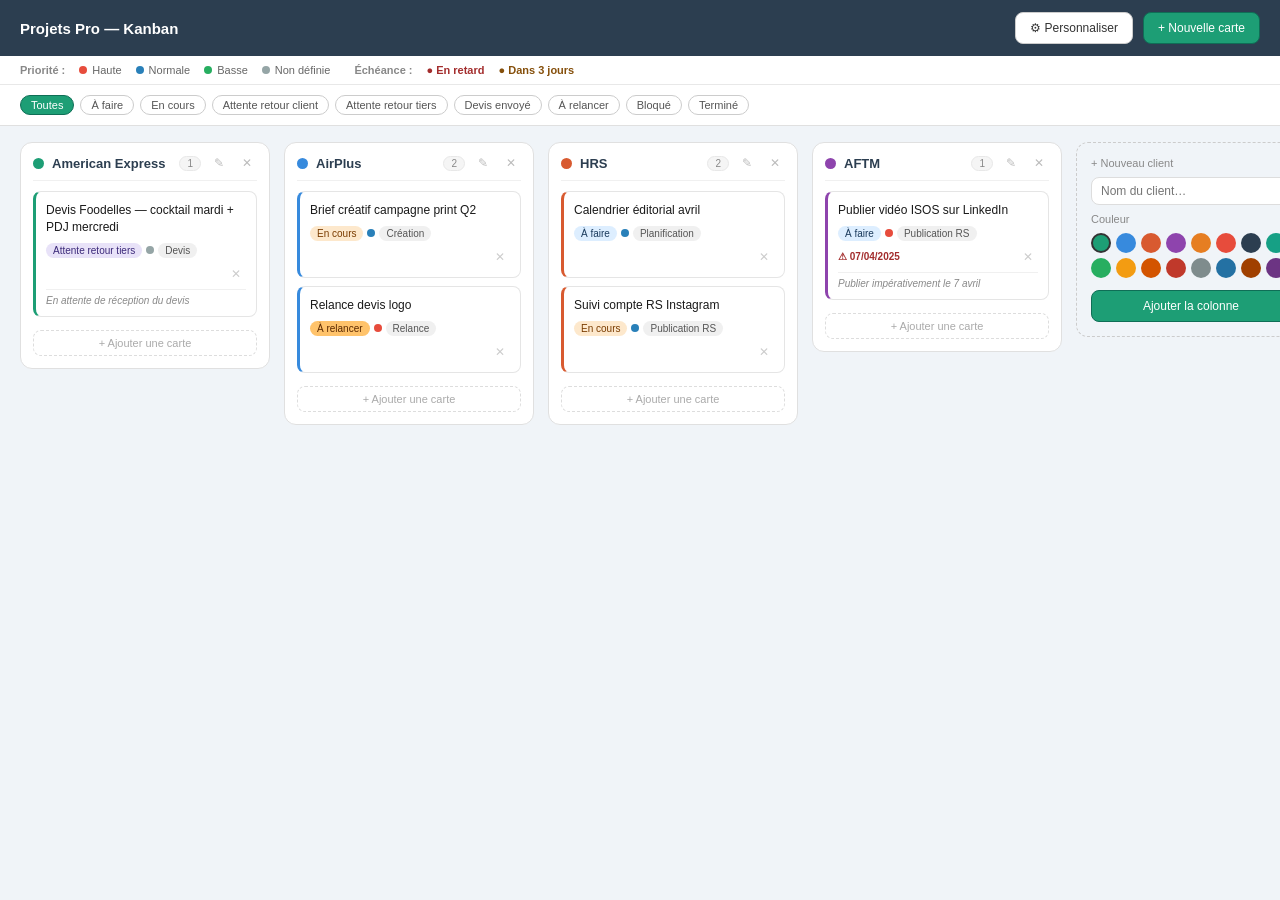
<file: index.html>
<!DOCTYPE html>
<html lang="fr">
<head>
<meta charset="UTF-8" />
<meta name="viewport" content="width=device-width, initial-scale=1.0" />
<title>Kanban Projets Pro</title>
<link rel="stylesheet" href="style.css">
</head>

<body>

<div class="topbar">
  <span class="topbar-title">Projets Pro — Kanban</span>
  <button class="btn" onclick="toggleSettings()" id="settingsBtn">&#9881; Personnaliser</button>
  <button class="btn green" onclick="openCardModal()">+ Nouvelle carte</button>
</div>

<div class="settings" id="settingsPanel">
  <h3>Personnalisation</h3>
  <div class="settings-grid" id="settingsGrid"></div>
</div>

<div class="legend" id="legend"></div>
<div class="filter-bar" id="filterBar"></div>

<div class="board">
  <div class="columns" id="columns"></div>
</div>

<!-- Modal carte -->
<div class="modal-bg" id="cardModalBg">
  <div class="modal">
    <h3 id="cardModalTitle">Nouvelle carte</h3>
    <label>Titre *</label>
    <input id="fTitle" type="text" placeholder="Description de la tâche…" />
    <label>Client</label>
    <select id="fClient"></select>
    <label>Type de tâche</label>
    <select id="fType"></select>
    <label>Statut</label>
    <select id="fStatus"></select>
    <label>Priorité</label>
    <select id="fPriority"></select>
    <label>Échéance</label>
    <input id="fDate" type="date" />
    <label>Commentaire</label>
    <textarea id="fComment" placeholder="Note optionnelle…"></textarea>
    <div class="modal-btns">
      <button class="btn green" onclick="saveCard()">Enregistrer</button>
      <button class="btn" onclick="closeCardModal()">Annuler</button>
    </div>
  </div>
</div>

<!-- Modal client -->
<div class="modal-bg" id="clientModalBg">
  <div class="modal" style="width:300px;">
    <h3 id="clientModalTitle">Modifier le client</h3>
    <label>Nom</label>
    <input id="cName" type="text" />
    <label>Couleur</label>
    <div class="color-pick" id="cColorPick"></div>
    <input type="hidden" id="cColor" />
    <div class="modal-btns">
      <button class="btn green" onclick="saveClient()">Enregistrer</button>
      <button class="btn" onclick="closeClientModal()">Annuler</button>
    </div>
  </div>
</div>

<script src="script.js"></script>
</body>
</html>
</file>
<file: style.css>
*{box-sizing:border-box;margin:0;padding:0;}
body{font-family:-apple-system,BlinkMacSystemFont,'Segoe UI',sans-serif;font-size:13px;background:#F0F4F8;color:#1a1a1a;}

.topbar{display:flex;align-items:center;gap:10px;padding:12px 20px;background:#2C3E50;flex-wrap:wrap;}
.topbar-title{font-size:15px;font-weight:600;color:#fff;flex:1;}
.btn{height:32px;padding:0 14px;border-radius:8px;border:1px solid #ccc;background:#fff;color:#333;font-size:12px;cursor:pointer;white-space:nowrap;display:inline-flex;align-items:center;gap:5px;}
.btn:hover{background:#f0f0f0;}
.btn.green{background:#1D9E75;border-color:#0F6E56;color:#fff;font-weight:500;}
.btn.green:hover{background:#0F6E56;}
.btn.red{background:#FADADD;border-color:#F09595;color:#A32D2D;}
.btn.red:hover{background:#F09595;}

.filter-bar{display:flex;gap:6px;flex-wrap:wrap;padding:10px 20px;background:#fff;border-bottom:1px solid #e0e0e0;}
.fchip{font-size:11px;padding:3px 10px;border-radius:20px;border:1px solid #ccc;background:#fff;color:#555;cursor:pointer;white-space:nowrap;}
.fchip.on{background:#1D9E75;border-color:#0F6E56;color:#fff;}

.settings{display:none;background:#fff;border-bottom:1px solid #e0e0e0;padding:16px 20px;}
.settings.open{display:block;}
.settings h3{font-size:13px;font-weight:600;color:#2C3E50;margin-bottom:12px;}
.settings-grid{display:grid;grid-template-columns:repeat(auto-fit,minmax(220px,1fr));gap:12px;}
.settings-section{background:#F7F9FC;border-radius:10px;border:1px solid #e0e0e0;padding:12px;}
.settings-section h4{font-size:10px;font-weight:600;color:#888;text-transform:uppercase;letter-spacing:0.5px;margin-bottom:10px;}
.tag-list{display:flex;flex-direction:column;gap:5px;margin-bottom:8px;max-height:150px;overflow-y:auto;}
.tag-row{display:flex;align-items:center;gap:7px;}
.tag-dot{width:9px;height:9px;border-radius:50%;flex-shrink:0;}
.tag-label{font-size:12px;color:#333;flex:1;}
.tag-del{width:18px;height:18px;border:none;background:transparent;color:#bbb;cursor:pointer;font-size:13px;border-radius:3px;line-height:1;}
.tag-del:hover{color:#A32D2D;background:#fde8e8;}
.add-tag-row{display:flex;gap:5px;align-items:center;}
.add-tag-row input{flex:1;font-size:11px;padding:5px 8px;border-radius:7px;border:1px solid #ddd;background:#fff;color:#1a1a1a;outline:none;}
.add-tag-row input:focus{border-color:#1D9E75;}
.cp{width:18px;height:18px;border-radius:50%;cursor:pointer;border:2px solid transparent;flex-shrink:0;}
.cp.sel{border-color:#333;}
.color-pick{display:flex;gap:4px;flex-wrap:wrap;margin-top:6px;}

.board{padding:16px 20px;overflow-x:auto;}
.columns{display:flex;gap:14px;align-items:flex-start;min-width:max-content;}

.col{width:250px;background:#fff;border-radius:12px;border:1px solid #e0e0e0;padding:12px;flex-shrink:0;}
.col-header{display:flex;align-items:center;gap:8px;margin-bottom:10px;padding-bottom:9px;border-bottom:1px solid #f0f0f0;}
.col-dot{width:11px;height:11px;border-radius:50%;flex-shrink:0;}
.col-name{font-size:13px;font-weight:600;color:#2C3E50;flex:1;min-width:0;overflow:hidden;text-overflow:ellipsis;white-space:nowrap;}
.col-count{font-size:10px;color:#888;background:#f5f5f5;border-radius:20px;padding:1px 7px;border:1px solid #e8e8e8;flex-shrink:0;}
.col-edit-btn{font-size:12px;color:#bbb;background:transparent;border:none;cursor:pointer;padding:2px 5px;border-radius:4px;line-height:1;}
.col-edit-btn:hover{background:#f0f0f0;color:#555;}
.col-edit-btn.del:hover{background:#fde8e8;color:#A32D2D;}

.cards-zone{min-height:40px;border-radius:8px;transition:background 0.15s;}
.cards-zone.drag-over{background:rgba(29,158,117,0.08);}

.card{background:#fff;border-radius:8px;border:1px solid #e5e5e5;border-left:3px solid #ccc;padding:10px;margin-bottom:8px;cursor:grab;}
.card:active{cursor:grabbing;}
.card.dragging{opacity:0.35;}
.card-title{font-size:12px;font-weight:500;color:#1a1a1a;margin-bottom:7px;line-height:1.4;}
.card-meta{display:flex;flex-wrap:wrap;gap:4px;margin-bottom:6px;align-items:center;}
.pill{font-size:10px;padding:2px 7px;border-radius:20px;font-weight:500;white-space:nowrap;}
.prio-dot{width:8px;height:8px;border-radius:50%;flex-shrink:0;}
.card-bottom{display:flex;align-items:center;justify-content:space-between;gap:4px;}
.card-date{font-size:10px;color:#888;}
.card-date.retard{color:#A32D2D;font-weight:600;}
.card-date.proche{color:#854F0B;font-weight:600;}
.icon-btn{width:20px;height:20px;border:none;background:transparent;color:#ccc;cursor:pointer;font-size:12px;border-radius:4px;display:flex;align-items:center;justify-content:center;}
.icon-btn:hover{background:#fde8e8;color:#A32D2D;}
.add-card-btn{width:100%;padding:6px;border-radius:8px;border:1px dashed #ddd;background:transparent;color:#aaa;font-size:11px;cursor:pointer;margin-top:5px;text-align:center;}
.add-card-btn:hover{background:#f7f7f7;color:#555;}

.add-col-card{width:230px;border-radius:12px;border:1px dashed #ccc;padding:14px;display:flex;flex-direction:column;gap:8px;background:transparent;flex-shrink:0;}
.add-col-card label{font-size:11px;color:#888;font-weight:500;}
.add-col-card input{font-size:12px;padding:6px 9px;border-radius:8px;border:1px solid #ddd;background:#fff;color:#1a1a1a;outline:none;width:100%;}
.add-col-card input:focus{border-color:#1D9E75;}
.color-swatches{display:flex;gap:5px;flex-wrap:wrap;}
.swatch{width:20px;height:20px;border-radius:50%;cursor:pointer;border:2px solid transparent;}
.swatch.sel{border-color:#333;}

.modal-bg{display:none;position:fixed;inset:0;background:rgba(0,0,0,0.4);z-index:1000;align-items:flex-start;justify-content:center;padding-top:60px;overflow-y:auto;}
.modal-bg.open{display:flex;}
.modal{background:#fff;border-radius:14px;padding:1.5rem;width:360px;box-shadow:0 8px 32px rgba(0,0,0,0.18);margin-bottom:60px;}
.modal h3{font-size:15px;font-weight:600;color:#2C3E50;margin-bottom:14px;}
.modal label{font-size:11px;color:#666;display:block;margin-bottom:3px;margin-top:10px;}
.modal input,.modal select,.modal textarea{width:100%;font-size:13px;padding:7px 10px;border-radius:8px;border:1px solid #ddd;background:#fafafa;color:#1a1a1a;outline:none;}
.modal input:focus,.modal select:focus,.modal textarea:focus{border-color:#1D9E75;background:#fff;}
.modal textarea{height:60px;resize:none;}
.modal-btns{display:flex;gap:8px;margin-top:16px;}
.modal-btns .btn{flex:1;justify-content:center;height:36px;font-size:13px;}

.legend{display:flex;gap:14px;align-items:center;padding:8px 20px;background:#fff;border-bottom:1px solid #e8e8e8;flex-wrap:wrap;}
.legend-item{display:flex;align-items:center;gap:5px;font-size:11px;color:#666;}
.legend-dot{width:8px;height:8px;border-radius:50%;}
</file>
